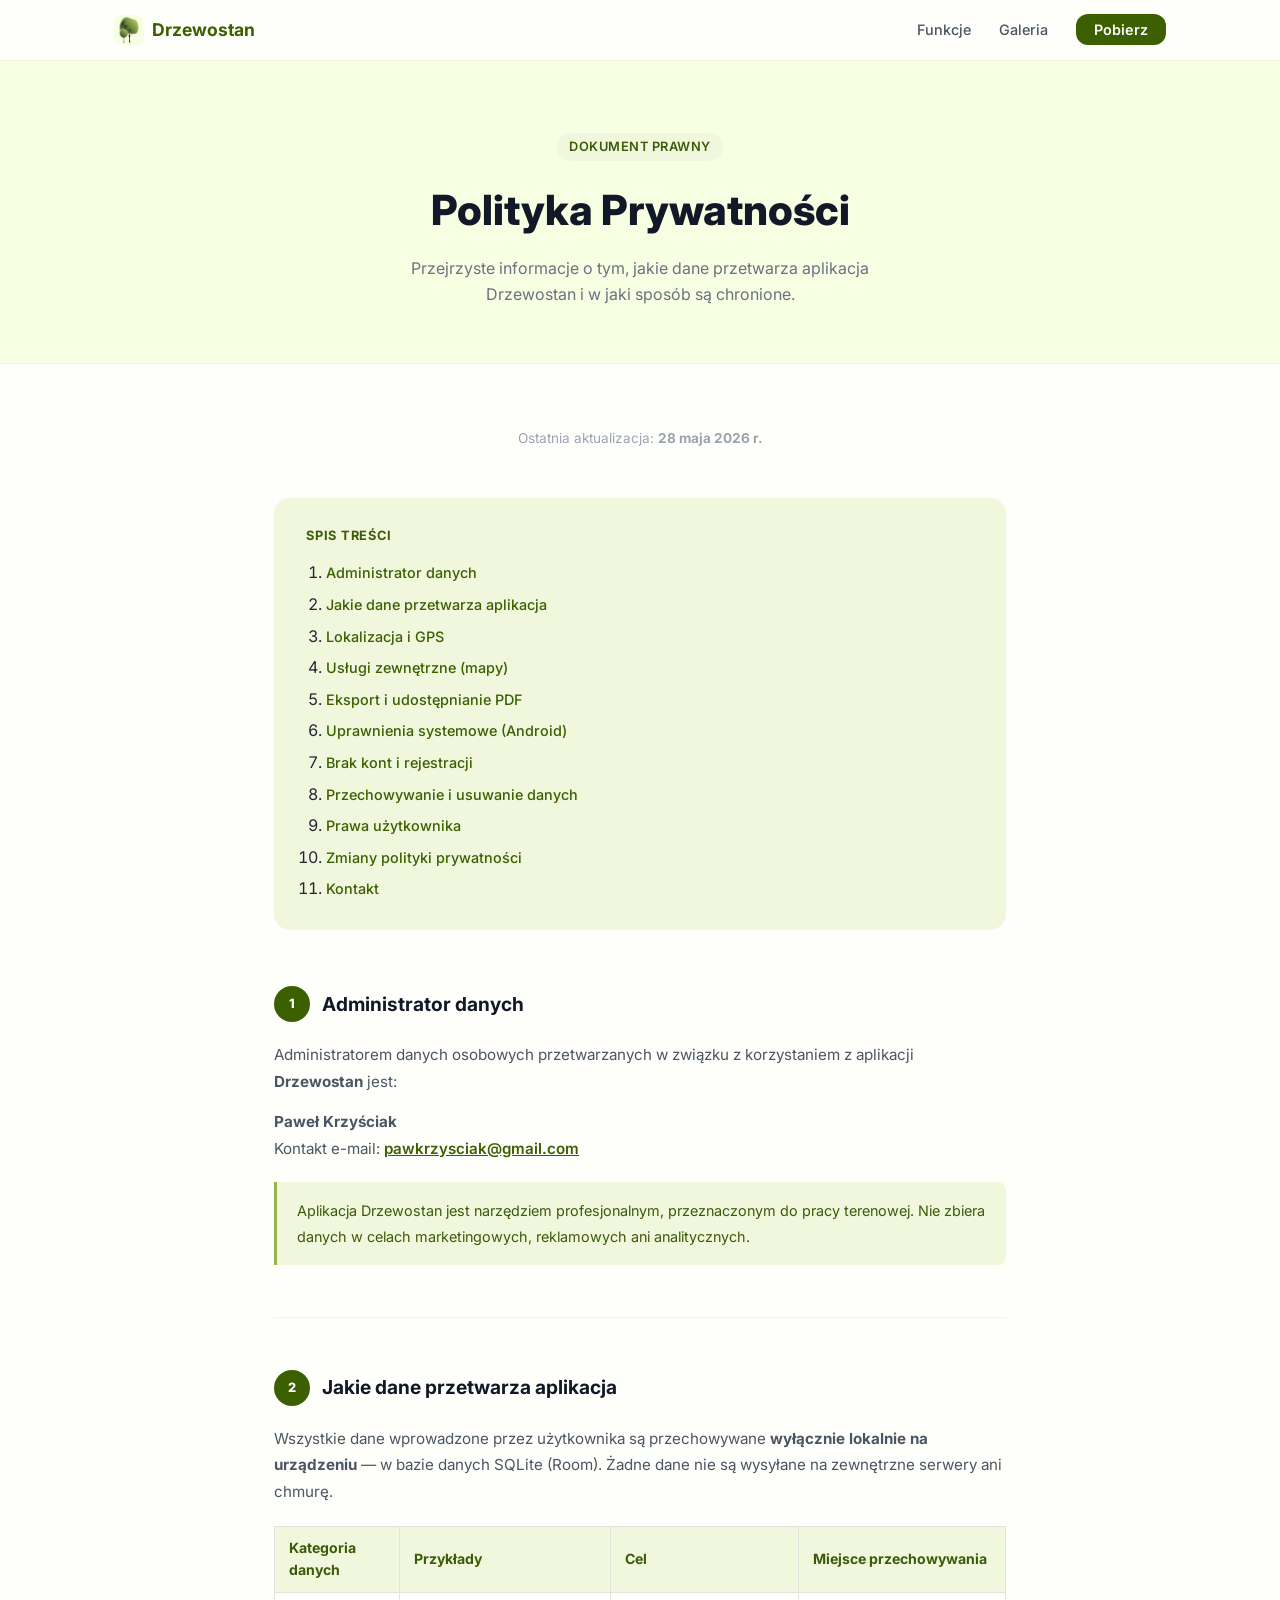
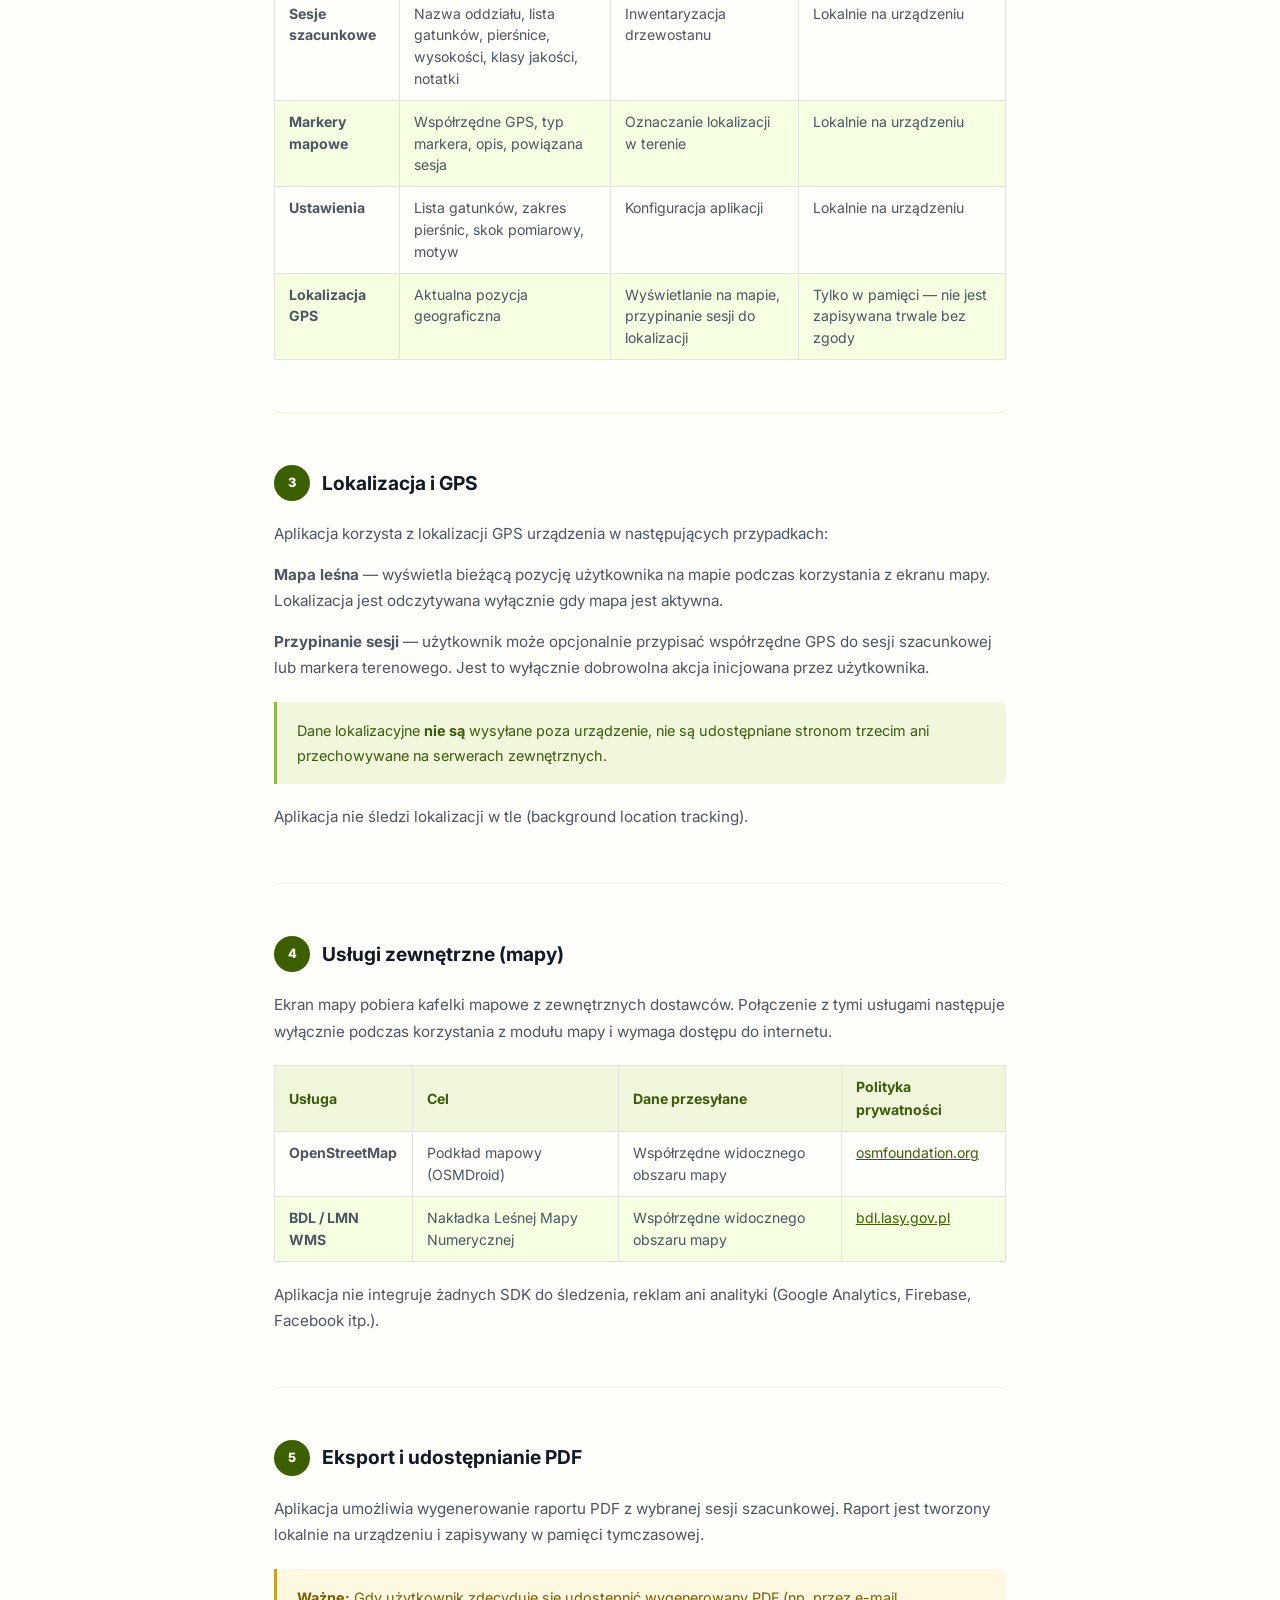
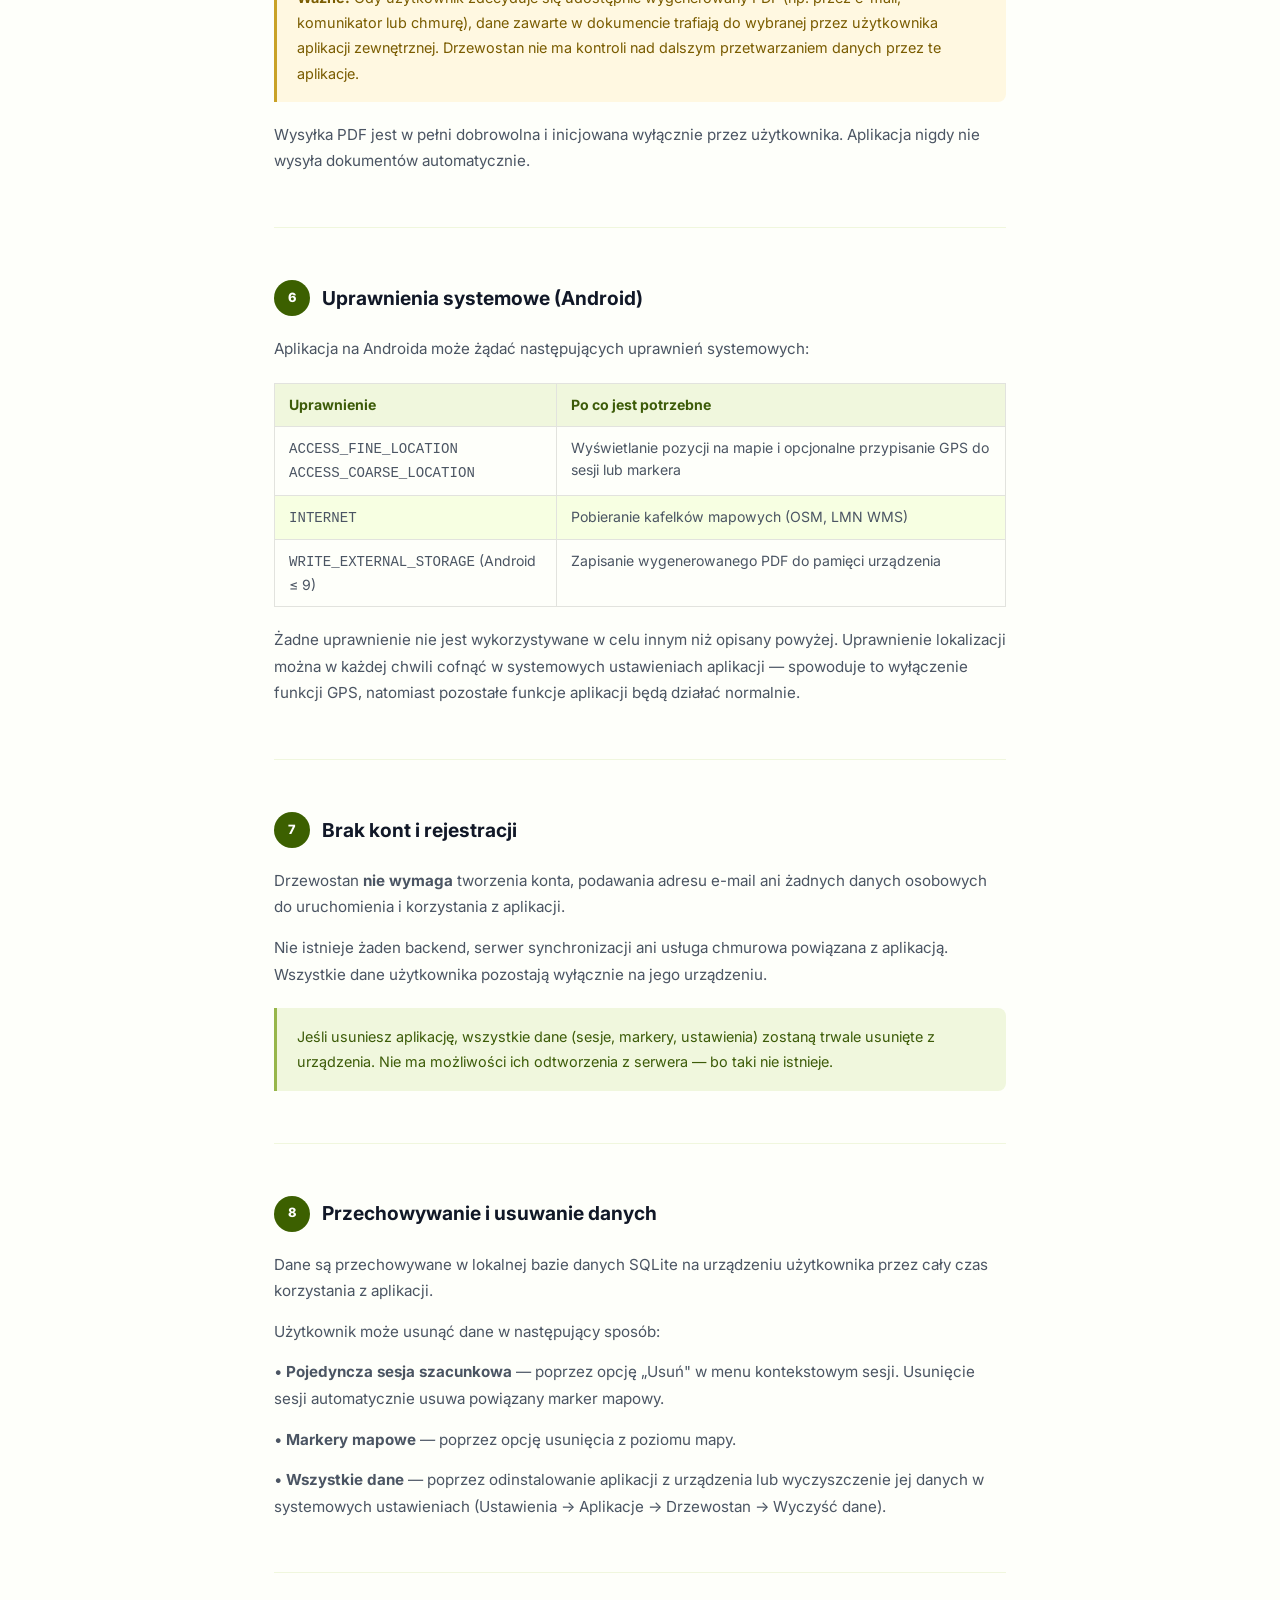
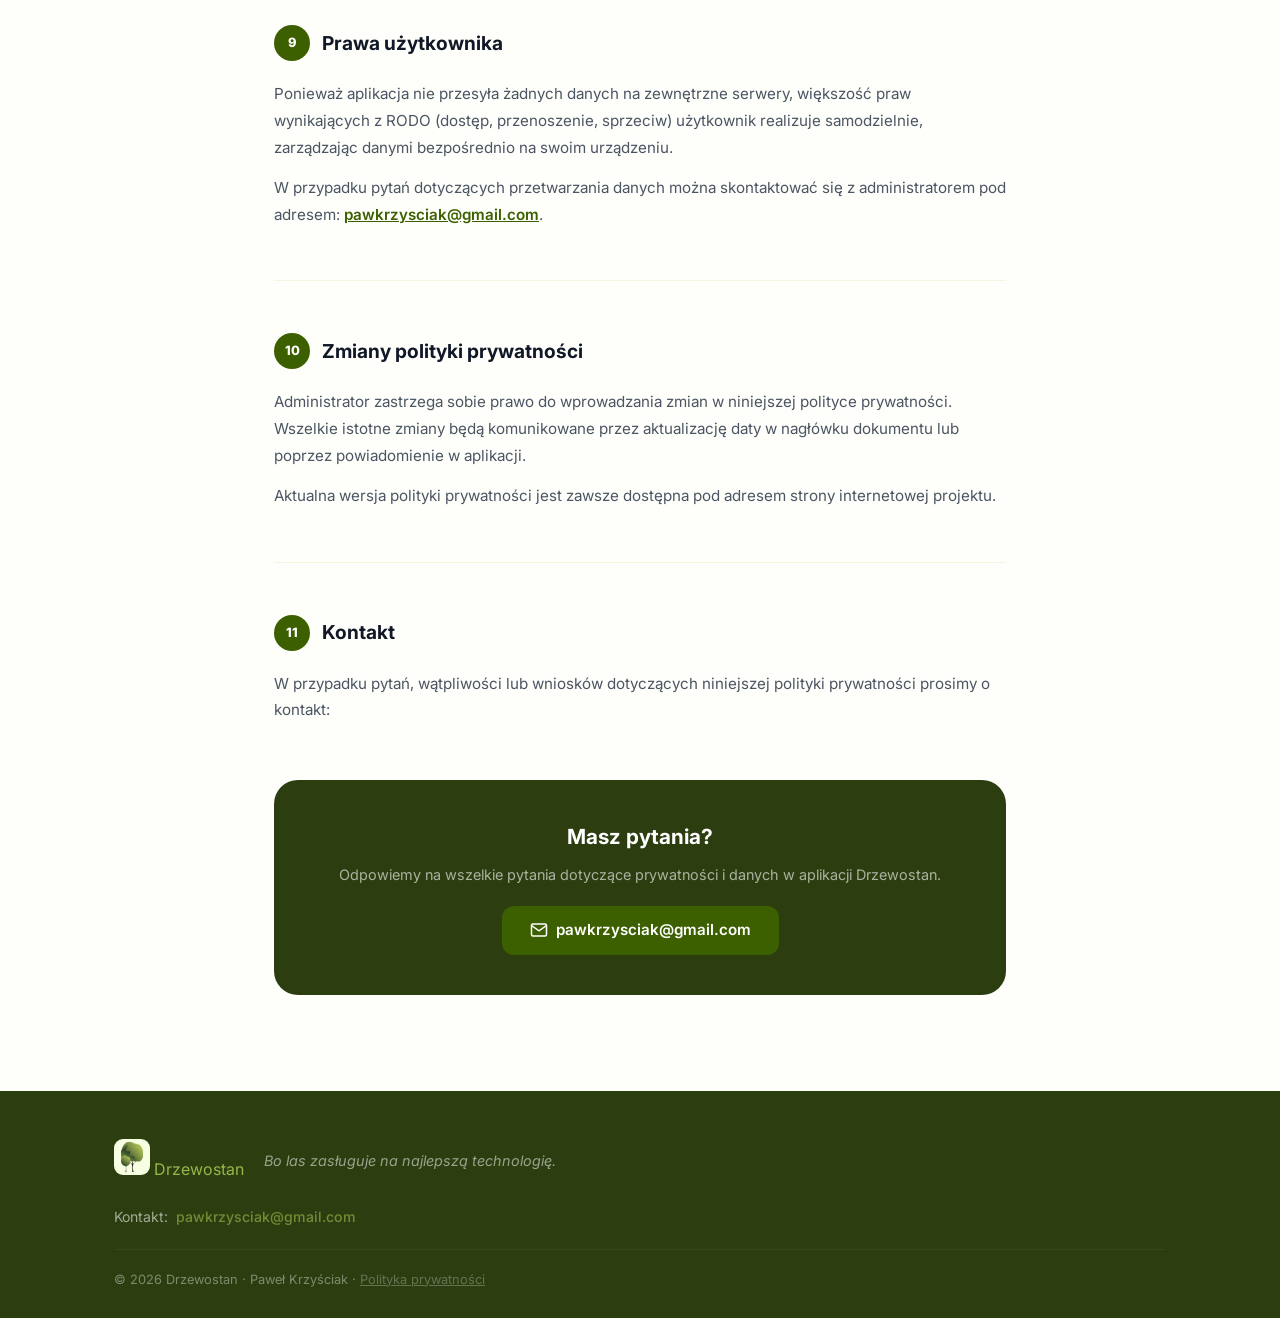
<file: privacy-policy.html>
<!DOCTYPE html>
<html lang="pl">
<head>
    <meta charset="UTF-8"/>
    <meta name="viewport" content="width=device-width, initial-scale=1.0"/>
    <title>Polityka Prywatności — Drzewostan</title>
    <meta name="description" content="Polityka prywatności aplikacji Drzewostan — informacje o przetwarzaniu danych, uprawnieniach i przechowywaniu danych na urządzeniu."/>
    <link rel="icon" type="image/png" href="assets/icon.png"/>
    <link rel="stylesheet" href="style.css"/>
    <link rel="preconnect" href="https://fonts.googleapis.com"/>
    <link href="https://fonts.googleapis.com/css2?family=Inter:wght@300;400;500;600;700;800&display=swap" rel="stylesheet"/>
    <style>
        .pp-hero {
            background: var(--pale-sage);
            padding: 72px 24px 56px;
            text-align: center;
            border-bottom: 1px solid var(--light-sage);
        }
        .pp-hero .hero-badge { margin-bottom: 16px; }
        .pp-hero h1 {
            font-size: clamp(1.8rem, 4vw, 2.6rem);
            font-weight: 800;
            color: var(--gray-900);
            margin-bottom: 12px;
        }
        .pp-hero p {
            color: var(--gray-500);
            font-size: 1rem;
            max-width: 520px;
            margin: 0 auto;
        }

        .pp-body {
            max-width: 780px;
            margin: 0 auto;
            padding: 64px 24px 96px;
        }

        .pp-toc {
            background: var(--light-sage);
            border-radius: var(--radius-lg);
            padding: 28px 32px;
            margin-bottom: 56px;
        }
        .pp-toc h2 {
            font-size: .8rem;
            font-weight: 700;
            text-transform: uppercase;
            letter-spacing: .06em;
            color: var(--deep-moss);
            margin-bottom: 14px;
        }
        .pp-toc ol {
            padding-left: 20px;
            display: flex;
            flex-direction: column;
            gap: 6px;
        }
        .pp-toc li a {
            color: var(--forest-green);
            text-decoration: none;
            font-size: .9rem;
            font-weight: 500;
            transition: color .2s;
        }
        .pp-toc li a:hover { color: var(--deep-moss); text-decoration: underline; }

        .pp-section {
            margin-bottom: 52px;
            scroll-margin-top: 80px;
        }
        .pp-section-title {
            display: flex;
            align-items: center;
            gap: 12px;
            margin-bottom: 20px;
        }
        .pp-num {
            flex-shrink: 0;
            width: 36px;
            height: 36px;
            border-radius: 50%;
            background: var(--forest-green);
            color: var(--white);
            font-weight: 800;
            font-size: .8rem;
            display: flex;
            align-items: center;
            justify-content: center;
        }
        .pp-section h2 {
            font-size: 1.2rem;
            font-weight: 700;
            color: var(--gray-900);
        }
        .pp-section p {
            color: var(--gray-600);
            font-size: .95rem;
            line-height: 1.75;
            margin-bottom: 14px;
        }
        .pp-section p:last-child { margin-bottom: 0; }

        .pp-table {
            width: 100%;
            border-collapse: collapse;
            margin: 20px 0;
            font-size: .88rem;
        }
        .pp-table th {
            background: var(--light-sage);
            color: var(--deep-moss);
            font-weight: 700;
            text-align: left;
            padding: 10px 14px;
            border: 1px solid var(--off-white);
        }
        .pp-table td {
            padding: 10px 14px;
            border: 1px solid var(--off-white);
            color: var(--gray-600);
            vertical-align: top;
            line-height: 1.55;
        }
        .pp-table tr:nth-child(even) td { background: var(--pale-sage); }

        .pp-highlight {
            background: var(--light-sage);
            border-left: 3px solid var(--olive-green);
            border-radius: 0 var(--radius-sm) var(--radius-sm) 0;
            padding: 16px 20px;
            margin: 20px 0;
        }
        .pp-highlight p {
            margin: 0;
            font-size: .9rem;
            color: var(--deep-moss);
        }

        .pp-warning {
            background: #fff8e1;
            border-left: 3px solid var(--golden);
            border-radius: 0 var(--radius-sm) var(--radius-sm) 0;
            padding: 16px 20px;
            margin: 20px 0;
        }
        .pp-warning p {
            margin: 0;
            font-size: .9rem;
            color: #7a5c00;
        }

        .pp-divider {
            border: none;
            border-top: 1px solid var(--light-sage);
            margin: 0 0 52px;
        }

        .pp-contact-card {
            background: var(--dark-green);
            border-radius: var(--radius-xl);
            padding: 40px;
            text-align: center;
            margin-top: 56px;
        }
        .pp-contact-card h3 {
            color: var(--white);
            font-size: 1.3rem;
            font-weight: 700;
            margin-bottom: 10px;
        }
        .pp-contact-card p {
            color: var(--off-white);
            opacity: .7;
            font-size: .9rem;
            margin-bottom: 20px;
        }
        .pp-contact-card a {
            display: inline-flex;
            align-items: center;
            gap: 8px;
            background: var(--forest-green);
            color: var(--white);
            text-decoration: none;
            font-weight: 600;
            font-size: .95rem;
            padding: 12px 28px;
            border-radius: var(--radius-md);
            transition: background .2s, transform .2s;
        }
        .pp-contact-card a:hover { background: var(--deep-moss); transform: translateY(-1px); }

        @media (max-width: 600px) {
            .pp-hero { padding: 56px 20px 40px; }
            .pp-body  { padding: 40px 20px 64px; }
            .pp-toc   { padding: 20px; }
            .pp-table { font-size: .82rem; }
            .pp-contact-card { padding: 28px 20px; }
        }
    </style>
</head>
<body>

<!-- NAV -->
<nav class="navbar">
    <div class="nav-inner">
        <a href="index.html" class="nav-logo">
            <img src="assets/icon.png" alt="Drzewostan" class="logo-img"/>
            <span class="logo-text">Drzewostan</span>
        </a>
        <ul class="nav-links">
            <li><a href="index.html#features">Funkcje</a></li>
            <li><a href="index.html#gallery">Galeria</a></li>
            <li><a href="index.html#download" class="nav-cta">Pobierz</a></li>
        </ul>
    </div>
</nav>

<!-- HERO -->
<div class="pp-hero">
    <div class="hero-badge">Dokument prawny</div>
    <h1>Polityka Prywatności</h1>
    <p>Przejrzyste informacje o tym, jakie dane przetwarza aplikacja Drzewostan i w jaki sposób są chronione.</p>
</div>

<!-- BODY -->
<div class="pp-body">

    <!-- Ostatnia aktualizacja -->
    <p style="text-align:center; font-size:.85rem; color:var(--gray-400); margin-bottom:48px;">
        Ostatnia aktualizacja: <strong>28 maja 2026 r.</strong>
    </p>

    <!-- SPIS TREŚCI -->
    <div class="pp-toc">
        <h2>Spis treści</h2>
        <ol>
            <li><a href="#s1">Administrator danych</a></li>
            <li><a href="#s2">Jakie dane przetwarza aplikacja</a></li>
            <li><a href="#s3">Lokalizacja i GPS</a></li>
            <li><a href="#s4">Usługi zewnętrzne (mapy)</a></li>
            <li><a href="#s5">Eksport i udostępnianie PDF</a></li>
            <li><a href="#s6">Uprawnienia systemowe (Android)</a></li>
            <li><a href="#s7">Brak kont i rejestracji</a></li>
            <li><a href="#s8">Przechowywanie i usuwanie danych</a></li>
            <li><a href="#s9">Prawa użytkownika</a></li>
            <li><a href="#s10">Zmiany polityki prywatności</a></li>
            <li><a href="#s11">Kontakt</a></li>
        </ol>
    </div>

    <!-- 1 -->
    <div class="pp-section" id="s1">
        <div class="pp-section-title">
            <div class="pp-num">1</div>
            <h2>Administrator danych</h2>
        </div>
        <p>Administratorem danych osobowych przetwarzanych w związku z korzystaniem z aplikacji <strong>Drzewostan</strong> jest:</p>
        <p><strong>Paweł Krzyściak</strong><br/>
        Kontakt e-mail: <a href="mailto:pawkrzysciak@gmail.com" style="color:var(--forest-green);font-weight:600;">pawkrzysciak@gmail.com</a></p>
        <div class="pp-highlight">
            <p>Aplikacja Drzewostan jest narzędziem profesjonalnym, przeznaczonym do pracy terenowej. Nie zbiera danych w celach marketingowych, reklamowych ani analitycznych.</p>
        </div>
    </div>
    <hr class="pp-divider"/>

    <!-- 2 -->
    <div class="pp-section" id="s2">
        <div class="pp-section-title">
            <div class="pp-num">2</div>
            <h2>Jakie dane przetwarza aplikacja</h2>
        </div>
        <p>Wszystkie dane wprowadzone przez użytkownika są przechowywane <strong>wyłącznie lokalnie na urządzeniu</strong> — w bazie danych SQLite (Room). Żadne dane nie są wysyłane na zewnętrzne serwery ani chmurę.</p>

        <table class="pp-table">
            <thead>
                <tr>
                    <th>Kategoria danych</th>
                    <th>Przykłady</th>
                    <th>Cel</th>
                    <th>Miejsce przechowywania</th>
                </tr>
            </thead>
            <tbody>
                <tr>
                    <td><strong>Sesje szacunkowe</strong></td>
                    <td>Nazwa oddziału, lista gatunków, pierśnice, wysokości, klasy jakości, notatki</td>
                    <td>Inwentaryzacja drzewostanu</td>
                    <td>Lokalnie na urządzeniu</td>
                </tr>
                <tr>
                    <td><strong>Markery mapowe</strong></td>
                    <td>Współrzędne GPS, typ markera, opis, powiązana sesja</td>
                    <td>Oznaczanie lokalizacji w terenie</td>
                    <td>Lokalnie na urządzeniu</td>
                </tr>
                <tr>
                    <td><strong>Ustawienia</strong></td>
                    <td>Lista gatunków, zakres pierśnic, skok pomiarowy, motyw</td>
                    <td>Konfiguracja aplikacji</td>
                    <td>Lokalnie na urządzeniu</td>
                </tr>
                <tr>
                    <td><strong>Lokalizacja GPS</strong></td>
                    <td>Aktualna pozycja geograficzna</td>
                    <td>Wyświetlanie na mapie, przypinanie sesji do lokalizacji</td>
                    <td>Tylko w pamięci — nie jest zapisywana trwale bez zgody</td>
                </tr>
            </tbody>
        </table>
    </div>
    <hr class="pp-divider"/>

    <!-- 3 -->
    <div class="pp-section" id="s3">
        <div class="pp-section-title">
            <div class="pp-num">3</div>
            <h2>Lokalizacja i GPS</h2>
        </div>
        <p>Aplikacja korzysta z lokalizacji GPS urządzenia w następujących przypadkach:</p>
        <p><strong>Mapa leśna</strong> — wyświetla bieżącą pozycję użytkownika na mapie podczas korzystania z ekranu mapy. Lokalizacja jest odczytywana wyłącznie gdy mapa jest aktywna.</p>
        <p><strong>Przypinanie sesji</strong> — użytkownik może opcjonalnie przypisać współrzędne GPS do sesji szacunkowej lub markera terenowego. Jest to wyłącznie dobrowolna akcja inicjowana przez użytkownika.</p>
        <div class="pp-highlight">
            <p>Dane lokalizacyjne <strong>nie są</strong> wysyłane poza urządzenie, nie są udostępniane stronom trzecim ani przechowywane na serwerach zewnętrznych.</p>
        </div>
        <p>Aplikacja nie śledzi lokalizacji w tle (background location tracking).</p>
    </div>
    <hr class="pp-divider"/>

    <!-- 4 -->
    <div class="pp-section" id="s4">
        <div class="pp-section-title">
            <div class="pp-num">4</div>
            <h2>Usługi zewnętrzne (mapy)</h2>
        </div>
        <p>Ekran mapy pobiera kafelki mapowe z zewnętrznych dostawców. Połączenie z tymi usługami następuje wyłącznie podczas korzystania z modułu mapy i wymaga dostępu do internetu.</p>

        <table class="pp-table">
            <thead>
                <tr>
                    <th>Usługa</th>
                    <th>Cel</th>
                    <th>Dane przesyłane</th>
                    <th>Polityka prywatności</th>
                </tr>
            </thead>
            <tbody>
                <tr>
                    <td><strong>OpenStreetMap</strong></td>
                    <td>Podkład mapowy (OSMDroid)</td>
                    <td>Współrzędne widocznego obszaru mapy</td>
                    <td><a href="https://wiki.osmfoundation.org/wiki/Privacy_Policy" target="_blank" rel="noopener" style="color:var(--forest-green);">osmfoundation.org</a></td>
                </tr>
                <tr>
                    <td><strong>BDL / LMN WMS</strong></td>
                    <td>Nakładka Leśnej Mapy Numerycznej</td>
                    <td>Współrzędne widocznego obszaru mapy</td>
                    <td><a href="https://www.bdl.lasy.gov.pl" target="_blank" rel="noopener" style="color:var(--forest-green);">bdl.lasy.gov.pl</a></td>
                </tr>
            </tbody>
        </table>

        <p>Aplikacja nie integruje żadnych SDK do śledzenia, reklam ani analityki (Google Analytics, Firebase, Facebook itp.).</p>
    </div>
    <hr class="pp-divider"/>

    <!-- 5 -->
    <div class="pp-section" id="s5">
        <div class="pp-section-title">
            <div class="pp-num">5</div>
            <h2>Eksport i udostępnianie PDF</h2>
        </div>
        <p>Aplikacja umożliwia wygenerowanie raportu PDF z wybranej sesji szacunkowej. Raport jest tworzony lokalnie na urządzeniu i zapisywany w pamięci tymczasowej.</p>
        <div class="pp-warning">
            <p><strong>Ważne:</strong> Gdy użytkownik zdecyduje się udostępnić wygenerowany PDF (np. przez e-mail, komunikator lub chmurę), dane zawarte w dokumencie trafiają do wybranej przez użytkownika aplikacji zewnętrznej. Drzewostan nie ma kontroli nad dalszym przetwarzaniem danych przez te aplikacje.</p>
        </div>
        <p>Wysyłka PDF jest w pełni dobrowolna i inicjowana wyłącznie przez użytkownika. Aplikacja nigdy nie wysyła dokumentów automatycznie.</p>
    </div>
    <hr class="pp-divider"/>

    <!-- 6 -->
    <div class="pp-section" id="s6">
        <div class="pp-section-title">
            <div class="pp-num">6</div>
            <h2>Uprawnienia systemowe (Android)</h2>
        </div>
        <p>Aplikacja na Androida może żądać następujących uprawnień systemowych:</p>

        <table class="pp-table">
            <thead>
                <tr>
                    <th>Uprawnienie</th>
                    <th>Po co jest potrzebne</th>
                </tr>
            </thead>
            <tbody>
                <tr>
                    <td><code>ACCESS_FINE_LOCATION</code><br/><code>ACCESS_COARSE_LOCATION</code></td>
                    <td>Wyświetlanie pozycji na mapie i opcjonalne przypisanie GPS do sesji lub markera</td>
                </tr>
                <tr>
                    <td><code>INTERNET</code></td>
                    <td>Pobieranie kafelków mapowych (OSM, LMN WMS)</td>
                </tr>
                <tr>
                    <td><code>WRITE_EXTERNAL_STORAGE</code> (Android ≤ 9)</td>
                    <td>Zapisanie wygenerowanego PDF do pamięci urządzenia</td>
                </tr>
            </tbody>
        </table>

        <p>Żadne uprawnienie nie jest wykorzystywane w celu innym niż opisany powyżej. Uprawnienie lokalizacji można w każdej chwili cofnąć w systemowych ustawieniach aplikacji — spowoduje to wyłączenie funkcji GPS, natomiast pozostałe funkcje aplikacji będą działać normalnie.</p>
    </div>
    <hr class="pp-divider"/>

    <!-- 7 -->
    <div class="pp-section" id="s7">
        <div class="pp-section-title">
            <div class="pp-num">7</div>
            <h2>Brak kont i rejestracji</h2>
        </div>
        <p>Drzewostan <strong>nie wymaga</strong> tworzenia konta, podawania adresu e-mail ani żadnych danych osobowych do uruchomienia i korzystania z aplikacji.</p>
        <p>Nie istnieje żaden backend, serwer synchronizacji ani usługa chmurowa powiązana z aplikacją. Wszystkie dane użytkownika pozostają wyłącznie na jego urządzeniu.</p>
        <div class="pp-highlight">
            <p>Jeśli usuniesz aplikację, wszystkie dane (sesje, markery, ustawienia) zostaną trwale usunięte z urządzenia. Nie ma możliwości ich odtworzenia z serwera — bo taki nie istnieje.</p>
        </div>
    </div>
    <hr class="pp-divider"/>

    <!-- 8 -->
    <div class="pp-section" id="s8">
        <div class="pp-section-title">
            <div class="pp-num">8</div>
            <h2>Przechowywanie i usuwanie danych</h2>
        </div>
        <p>Dane są przechowywane w lokalnej bazie danych SQLite na urządzeniu użytkownika przez cały czas korzystania z aplikacji.</p>
        <p>Użytkownik może usunąć dane w następujący sposób:</p>
        <p>• <strong>Pojedyncza sesja szacunkowa</strong> — poprzez opcję „Usuń" w menu kontekstowym sesji. Usunięcie sesji automatycznie usuwa powiązany marker mapowy.</p>
        <p>• <strong>Markery mapowe</strong> — poprzez opcję usunięcia z poziomu mapy.</p>
        <p>• <strong>Wszystkie dane</strong> — poprzez odinstalowanie aplikacji z urządzenia lub wyczyszczenie jej danych w systemowych ustawieniach (Ustawienia → Aplikacje → Drzewostan → Wyczyść dane).</p>
    </div>
    <hr class="pp-divider"/>

    <!-- 9 -->
    <div class="pp-section" id="s9">
        <div class="pp-section-title">
            <div class="pp-num">9</div>
            <h2>Prawa użytkownika</h2>
        </div>
        <p>Ponieważ aplikacja nie przesyła żadnych danych na zewnętrzne serwery, większość praw wynikających z RODO (dostęp, przenoszenie, sprzeciw) użytkownik realizuje samodzielnie, zarządzając danymi bezpośrednio na swoim urządzeniu.</p>
        <p>W przypadku pytań dotyczących przetwarzania danych można skontaktować się z administratorem pod adresem: <a href="mailto:pawkrzysciak@gmail.com" style="color:var(--forest-green);font-weight:600;">pawkrzysciak@gmail.com</a>.</p>
    </div>
    <hr class="pp-divider"/>

    <!-- 10 -->
    <div class="pp-section" id="s10">
        <div class="pp-section-title">
            <div class="pp-num">10</div>
            <h2>Zmiany polityki prywatności</h2>
        </div>
        <p>Administrator zastrzega sobie prawo do wprowadzania zmian w niniejszej polityce prywatności. Wszelkie istotne zmiany będą komunikowane przez aktualizację daty w nagłówku dokumentu lub poprzez powiadomienie w aplikacji.</p>
        <p>Aktualna wersja polityki prywatności jest zawsze dostępna pod adresem strony internetowej projektu.</p>
    </div>
    <hr class="pp-divider"/>

    <!-- 11 -->
    <div class="pp-section" id="s11">
        <div class="pp-section-title">
            <div class="pp-num">11</div>
            <h2>Kontakt</h2>
        </div>
        <p>W przypadku pytań, wątpliwości lub wniosków dotyczących niniejszej polityki prywatności prosimy o kontakt:</p>
    </div>

    <!-- Karta kontaktowa -->
    <div class="pp-contact-card">
        <h3>Masz pytania?</h3>
        <p>Odpowiemy na wszelkie pytania dotyczące prywatności i danych w aplikacji Drzewostan.</p>
        <a href="mailto:pawkrzysciak@gmail.com">
            <svg viewBox="0 0 24 24" fill="none" stroke="currentColor" stroke-width="2" width="18" height="18">
                <path d="M4 4h16c1.1 0 2 .9 2 2v12c0 1.1-.9 2-2 2H4c-1.1 0-2-.9-2-2V6c0-1.1.9-2 2-2z"/>
                <polyline points="22,6 12,13 2,6"/>
            </svg>
            pawkrzysciak@gmail.com
        </a>
    </div>

</div>

<!-- FOOTER -->
<footer class="footer">
    <div class="container">
        <div class="footer-inner">
            <div class="footer-brand">
                <img src="assets/icon.png" alt="Drzewostan" class="logo-img footer-logo-img"/>
                <span class="logo-text">Drzewostan</span>
            </div>
            <p class="footer-tagline">Bo las zasługuje na najlepszą technologię.</p>
        </div>
        <div class="footer-contact">
            <span>Kontakt:</span>
            <a href="mailto:pawkrzysciak@gmail.com">pawkrzysciak@gmail.com</a>
        </div>
        <div class="footer-bottom">
            <span>© 2026 Drzewostan · Paweł Krzyściak · <a href="privacy-policy.html" style="color:inherit;opacity:.7;">Polityka prywatności</a></span>
        </div>
    </div>
</footer>

</body>
</html>
</file>
<file: style.css>
/* ===== RESET & BASE ===== */
*, *::before, *::after {
  box-sizing: border-box;
  margin: 0;
  padding: 0;
}

:root {
  /* ── Paleta z Colors.kt ──────────────────────────── */
  --forest-green:  #3C6000;   /* ForestGreen   – primary */
  --olive-green:   #97B64A;   /* OliveGreen    – secondary */
  --pale-sage:     #F7FFE2;   /* PaleSage      – light bg */
  --light-sage:    #F0F7DD;   /* LightSageGray – surface */
  --soft-silver:   #F3F3F3;   /* SoftSilverGray */
  --deep-moss:     #3C5B08;   /* DeepMossGreen */
  --golden:        #C9A227;   /* GoldenMustard – accent */
  --dark-green:    #2C3E10;   /* DarkGreen     – dark bg */
  --charcoal:      #1A1C1E;   /* CharcoalGray  – phone shell */
  --gunmetal:      #252729;   /* DeepGunmetal */
  --off-white:     #E2E3DE;   /* OffWhite */
  --creamy:        #FEFFFA;   /* CreamyWhite   – body bg */
  --crimson:       #B23A3A;   /* MutedCrimson  – error */
  --black:         #000000;   /* Black */
  --white:         #FFFFFF;   /* White */

  /* ── Neutralne szarości (UI) ─────────────────────── */
  --gray-100: #f3f4f6;
  --gray-200: #e5e7eb;
  --gray-300: #d1d5db;
  --gray-400: #9ca3af;
  --gray-500: #6b7280;
  --gray-600: #4b5563;
  --gray-700: #374151;
  --gray-800: #1f2937;
  --gray-900: #111827;

  /* ── Kolory kartek funkcji ───────────────────────── */
  --blue-500:    #3b82f6;
  --blue-100:    #dbeafe;
  --orange-500:  #f97316;
  --orange-100:  #ffedd5;
  --purple-500:  #a855f7;
  --purple-100:  #f3e8ff;

  /* ── Shadows & misc ──────────────────────────────── */
  --shadow-sm:    0 1px 3px rgba(0,0,0,.08), 0 1px 2px rgba(0,0,0,.06);
  --shadow-md:    0 4px 16px rgba(0,0,0,.10);
  --shadow-lg:    0 10px 40px rgba(0,0,0,.14);
  --shadow-green: 0 8px 32px rgba(60,96,0,.22);

  --font: 'Inter', -apple-system, BlinkMacSystemFont, 'Segoe UI', sans-serif;
  --radius-sm: 8px;
  --radius-md: 12px;
  --radius-lg: 16px;
  --radius-xl: 24px;
}

html { scroll-behavior: smooth; }

body {
  font-family: var(--font);
  color: var(--gray-800);
  background: var(--creamy);
  line-height: 1.6;
  -webkit-font-smoothing: antialiased;
}

.container {
  max-width: 1100px;
  margin: 0 auto;
  padding: 0 24px;
}

/* ===== NAVBAR ===== */
.navbar {
  position: sticky;
  top: 0;
  z-index: 100;
  background: rgba(254,255,250,.92);
  backdrop-filter: blur(16px);
  border-bottom: 1px solid var(--light-sage);
}

.nav-inner {
  max-width: 1100px;
  margin: 0 auto;
  padding: 0 24px;
  height: 60px;
  display: flex;
  align-items: center;
  justify-content: space-between;
}

.nav-logo {
  display: flex;
  align-items: center;
  gap: 8px;
  font-weight: 700;
  font-size: 1.1rem;
  color: var(--gray-900);
  text-decoration: none;
}

.logo-icon { font-size: 1.3rem; }
.logo-text  { color: var(--forest-green); }

.logo-img {
  width: 30px;
  height: 30px;
  border-radius: 7px;
  object-fit: cover;
  flex-shrink: 0;
}

.nav-links {
  display: flex;
  list-style: none;
  gap: 28px;
  align-items: center;
}

.nav-links a {
  text-decoration: none;
  color: var(--gray-600);
  font-size: .9rem;
  font-weight: 500;
  transition: color .2s;
}

.nav-links a:hover { color: var(--forest-green); }

.nav-links a.nav-cta {
  background: var(--forest-green);
  color: var(--white);
  padding: 7px 18px;
  border-radius: var(--radius-md);
  font-weight: 600;
  transition: background .2s, transform .2s;
}

.nav-links a.nav-cta:hover {
  background: var(--deep-moss);
  color: var(--white);
  transform: translateY(-1px);
}

/* ===== HERO ===== */
.hero {
  position: relative;
  min-height: 90vh;
  display: flex;
  align-items: center;
  overflow: hidden;
  padding: 80px 24px;
  max-width: 1100px;
  margin: 0 auto;
  gap: 60px;
}

.hero-bg {
  position: fixed;
  inset: 0;
  z-index: -1;
  background:
    radial-gradient(ellipse 60% 60% at 70% 40%, rgba(60,96,0,.06) 0%, transparent 70%),
    radial-gradient(ellipse 40% 40% at 20% 70%, rgba(60,91,8,.04) 0%, transparent 60%);
  pointer-events: none;
}

.hero-content {
  flex: 1;
  max-width: 560px;
}

.hero-badge {
  display: inline-block;
  background: var(--light-sage);
  color: var(--deep-moss);
  font-size: .8rem;
  font-weight: 600;
  padding: 4px 12px;
  border-radius: 999px;
  margin-bottom: 20px;
  letter-spacing: .04em;
  text-transform: uppercase;
}

.hero-title {
  font-size: clamp(2.4rem, 5vw, 3.4rem);
  font-weight: 800;
  line-height: 1.15;
  color: var(--gray-900);
  margin-bottom: 20px;
}

.gradient-text {
  background: linear-gradient(135deg, var(--forest-green), var(--olive-green));
  -webkit-background-clip: text;
  -webkit-text-fill-color: transparent;
  background-clip: text;
}

.hero-subtitle {
  font-size: 1.1rem;
  color: var(--gray-500);
  margin-bottom: 36px;
  max-width: 480px;
  line-height: 1.7;
}

.hero-cta {
  display: flex;
  gap: 12px;
  margin-bottom: 16px;
  flex-wrap: wrap;
}

.hero-free-note {
  font-size: .85rem;
  color: var(--olive-green);
  opacity: .85;
  margin-bottom: 36px;
  letter-spacing: .03em;
}

.btn {
  display: inline-flex;
  align-items: center;
  padding: 12px 28px;
  border-radius: var(--radius-md);
  font-weight: 600;
  font-size: .95rem;
  text-decoration: none;
  transition: all .2s;
  cursor: pointer;
}

.btn-primary {
  background: var(--forest-green);
  color: var(--white);
  box-shadow: var(--shadow-green);
}

.btn-primary:hover {
  background: var(--deep-moss);
  transform: translateY(-1px);
  box-shadow: 0 12px 40px rgba(60,96,0,.30);
}

.btn-secondary {
  background: var(--light-sage);
  color: var(--deep-moss);
  border: 1px solid var(--olive-green);
}

.btn-secondary:hover {
  background: var(--pale-sage);
  transform: translateY(-1px);
}

.hero-stats {
  display: flex;
  align-items: center;
  gap: 24px;
}

.stat {
  display: flex;
  flex-direction: column;
}

.stat-value {
  font-size: 1.2rem;
  font-weight: 800;
  color: var(--forest-green);
}

.stat-label {
  font-size: .75rem;
  color: var(--gray-400);
  font-weight: 500;
}

.stat-divider {
  width: 1px;
  height: 32px;
  background: var(--gray-200);
}

/* ===== PHONE SHOWCASE ===== */
.hero-visual {
  flex: 1;
  display: flex;
  justify-content: center;
  align-items: center;
}

.screens-showcase {
  position: relative;
  width: 340px;
  height: 520px;
}

.app-phone {
  position: absolute;
  width: 220px;
  height: 440px;
  background: var(--charcoal);
  border-radius: 32px;
  padding: 10px;
  box-shadow:
    0 24px 64px rgba(0,0,0,.45),
    0 0 0 1.5px rgba(255,255,255,.07),
    inset 0 0 0 1px rgba(255,255,255,.04);
}

.phone-front {
  left: 50%;
  top: 50%;
  transform: translate(-50%, -50%);
  z-index: 3;
  width: 236px;
  height: 460px;
  box-shadow:
    0 32px 80px rgba(0,0,0,.55),
    0 0 0 2px rgba(255,255,255,.10),
    inset 0 0 0 1px rgba(255,255,255,.06);
  animation: floatMain 5s ease-in-out infinite;
}

.phone-back {
  z-index: 1;
  opacity: .82;
  animation: floatSide 5s ease-in-out infinite;
}

.phone-back:not(.phone-right) {
  left: -8px;
  top: 40px;
  transform: rotate(-6deg);
}

.phone-right {
  right: -8px;
  top: 40px;
  transform: rotate(6deg);
  animation-delay: .6s;
}

@keyframes floatMain {
  0%, 100% { transform: translate(-50%, -50%) translateY(0); }
  50%       { transform: translate(-50%, -50%) translateY(-10px); }
}

@keyframes floatSide {
  0%, 100% { transform: rotate(-6deg) translateY(0); }
  50%       { transform: rotate(-6deg) translateY(-8px); }
}

.phone-right { animation-name: floatRight; }

@keyframes floatRight {
  0%, 100% { transform: rotate(6deg) translateY(0); }
  50%       { transform: rotate(6deg) translateY(-8px); }
}

.app-screen {
  width: 100%;
  height: 100%;
  border-radius: 23px;
  overflow: hidden;
  background: var(--dark-green);
}

.screen-shot {
  width: 100%;
  height: 100%;
  object-fit: cover;
  object-position: top;
  display: block;
  border-radius: 23px;
}

/* ===== SECTION SHARED ===== */
section { padding: 96px 0; }

.section-header {
  text-align: center;
  margin-bottom: 64px;
}

.section-tag {
  display: inline-block;
  background: var(--light-sage);
  color: var(--deep-moss);
  font-size: .75rem;
  font-weight: 600;
  padding: 4px 12px;
  border-radius: 999px;
  margin-bottom: 16px;
  letter-spacing: .06em;
  text-transform: uppercase;
}

.section-title {
  font-size: clamp(1.6rem, 3vw, 2.2rem);
  font-weight: 800;
  color: var(--gray-900);
  margin-bottom: 12px;
}

.section-desc {
  color: var(--gray-500);
  font-size: 1.05rem;
  max-width: 520px;
  margin: 0 auto;
}

/* ===== FEATURES ===== */
.features { background: var(--pale-sage); }

.features-grid {
  display: grid;
  grid-template-columns: repeat(auto-fit, minmax(280px, 1fr));
  gap: 24px;
}

.feature-card {
  background: var(--white);
  border-radius: var(--radius-lg);
  padding: 32px;
  border: 1px solid var(--gray-200);
  transition: transform .25s, box-shadow .25s;
}

.feature-card:hover {
  transform: translateY(-4px);
  box-shadow: var(--shadow-lg);
}

.card-highlight {
  border-color: var(--olive-green);
  background: linear-gradient(135deg, var(--pale-sage), var(--white));
}

.feature-icon-wrap {
  width: 48px;
  height: 48px;
  border-radius: var(--radius-md);
  display: flex;
  align-items: center;
  justify-content: center;
  margin-bottom: 20px;
}

.feature-icon-wrap svg { width: 24px; height: 24px; }

.feature-icon-wrap.green  { background: var(--light-sage);  color: var(--forest-green); }
.feature-icon-wrap.blue   { background: var(--blue-100);    color: var(--blue-500);     }
.feature-icon-wrap.orange { background: var(--orange-100);  color: var(--orange-500);   }
.feature-icon-wrap.purple { background: var(--purple-100);  color: var(--purple-500);   }

.feature-card h3 {
  font-size: 1.15rem;
  font-weight: 700;
  margin-bottom: 10px;
  color: var(--gray-900);
}

.feature-card > p {
  color: var(--gray-500);
  font-size: .9rem;
  margin-bottom: 20px;
  line-height: 1.65;
}

.feature-list {
  list-style: none;
  display: flex;
  flex-direction: column;
  gap: 7px;
}

.feature-list li {
  font-size: .85rem;
  color: var(--gray-600);
  padding-left: 18px;
  position: relative;
}

.feature-list li::before {
  content: '✓';
  position: absolute;
  left: 0;
  color: var(--olive-green);
  font-weight: 700;
}

/* ===== GALLERY ===== */
.gallery { background: var(--creamy); padding: 96px 0; }

.gallery-scroll-wrap {
  padding: 0 24px 8px;
  max-width: 1148px;
  margin: 0 auto;
}

.gallery-scroll {
  display: flex;
  gap: 20px;
  overflow-x: auto;
  padding: 8px 4px 20px;
  scroll-snap-type: x mandatory;
  -webkit-overflow-scrolling: touch;
  scrollbar-width: thin;
  scrollbar-color: var(--olive-green) var(--light-sage);
}

.gallery-scroll::-webkit-scrollbar { height: 5px; }
.gallery-scroll::-webkit-scrollbar-track { background: var(--light-sage); border-radius: 3px; }
.gallery-scroll::-webkit-scrollbar-thumb { background: var(--olive-green); border-radius: 3px; }

.gallery-hint {
  display: flex;
  align-items: center;
  justify-content: center;
  gap: 6px;
  font-size: .78rem;
  color: var(--deep-moss);
  opacity: .55;
  margin-bottom: 14px;
  font-weight: 500;
  letter-spacing: .03em;
}

.gallery-hint svg {
  width: 14px;
  height: 14px;
  flex-shrink: 0;
}

.gallery-item {
  flex-shrink: 0;
  scroll-snap-align: start;
  display: flex;
  flex-direction: column;
  align-items: center;
  gap: 12px;
}

.gallery-frame {
  width: 155px;
  height: 310px;
  background: var(--charcoal);
  border-radius: 26px;
  padding: 7px;
  box-shadow:
    0 16px 48px rgba(0,0,0,.30),
    0 0 0 1.5px rgba(255,255,255,.07);
  overflow: hidden;
  transition: transform .25s, box-shadow .25s;
}

.gallery-frame:hover {
  transform: translateY(-6px);
  box-shadow: 0 24px 64px rgba(0,0,0,.38);
}

.gallery-frame img {
  width: 100%;
  height: 100%;
  object-fit: cover;
  object-position: top;
  border-radius: 20px;
  display: block;
}

.gallery-caption {
  font-size: .78rem;
  color: var(--deep-moss);
  font-weight: 600;
  text-align: center;
  letter-spacing: .02em;
}

/* ===== HOW IT WORKS ===== */
.how-it-works { background: var(--white); }

.steps {
  display: flex;
  flex-direction: column;
  gap: 0;
  max-width: 680px;
  margin: 0 auto;
}

.step {
  display: flex;
  gap: 28px;
  align-items: flex-start;
}

.step-number {
  flex-shrink: 0;
  width: 52px;
  height: 52px;
  border-radius: 50%;
  background: var(--forest-green);
  color: var(--white);
  font-weight: 800;
  font-size: .85rem;
  display: flex;
  align-items: center;
  justify-content: center;
  letter-spacing: .04em;
  box-shadow: var(--shadow-green);
}

.step-content {
  padding-top: 10px;
  padding-bottom: 8px;
}

.step-content h3 {
  font-size: 1.05rem;
  font-weight: 700;
  margin-bottom: 6px;
  color: var(--gray-900);
}

.step-content p {
  color: var(--gray-500);
  font-size: .9rem;
  line-height: 1.65;
}

.step-connector {
  width: 2px;
  height: 36px;
  background: linear-gradient(to bottom, var(--olive-green), var(--light-sage));
  margin-left: 25px;
}

/* ===== PLATFORMS + POBIERZ ===== */
.platforms {
  background: var(--dark-green);
  position: relative;
  overflow: hidden;
}

.platforms-bg {
  position: absolute;
  inset: 0;
  background:
    radial-gradient(ellipse 70% 60% at 5% 95%,  rgba(151,182,74,.10) 0%, transparent 55%),
    radial-gradient(ellipse 50% 50% at 95% 5%,  rgba(60,96,0,.25)    0%, transparent 55%);
  pointer-events: none;
}

.platforms .container { position: relative; z-index: 1; }

.platforms .section-tag {
  background: rgba(151,182,74,.18);
  color: var(--olive-green);
}

.platforms .section-title { color: var(--white); }
.platforms .section-desc  { color: var(--off-white); opacity: .65; }

.platforms-grid {
  display: grid;
  grid-template-columns: repeat(auto-fit, minmax(320px, 1fr));
  gap: 24px;
}

.platform-card {
  background: rgba(255,255,255,.05);
  border: 1px solid rgba(255,255,255,.09);
  border-radius: var(--radius-xl);
  padding: 36px;
  display: flex;
  flex-direction: column;
  gap: 0;
  transition: transform .25s, background .25s, border-color .25s;
}

.platform-card:hover {
  transform: translateY(-6px);
  background: rgba(255,255,255,.09);
  border-color: rgba(151,182,74,.45);
}

/* ── Card header (icon + title) ── */
.pc-top {
  display: flex;
  align-items: center;
  gap: 16px;
  margin-bottom: 28px;
}

.pc-icon {
  width: 56px;
  height: 56px;
  border-radius: 14px;
  display: flex;
  align-items: center;
  justify-content: center;
  flex-shrink: 0;
}

.platform-card.android .pc-icon {
  background: rgba(61,220,132,.14);
}

.platform-card.desktop .pc-icon {
  background: rgba(151,182,74,.14);
}

.pc-icon svg { width: 30px; height: 30px; }
.platform-card.android .pc-icon svg { fill: #3DDC84; }
.platform-card.desktop .pc-icon svg { color: var(--olive-green); stroke: var(--olive-green); }

.pc-title-block h3 {
  font-size: 1.5rem;
  font-weight: 800;
  color: var(--white);
  margin-bottom: 3px;
  line-height: 1.1;
}

.pc-sub {
  font-size: .8rem;
  color: var(--olive-green);
  font-weight: 500;
}

/* ── Feature list ── */
.platform-features {
  list-style: none;
  display: flex;
  flex-direction: column;
  gap: 12px;
  flex: 1;
  margin-bottom: 32px;
}

.platform-features li {
  font-size: .9rem;
  color: var(--off-white);
  opacity: .82;
  padding-left: 24px;
  position: relative;
  line-height: 1.4;
}

.platform-features li::before {
  content: '✓';
  position: absolute;
  left: 0;
  color: var(--olive-green);
  font-weight: 700;
  font-size: .95rem;
}

/* ── Download button ── */
.platform-dl-btn {
  display: flex;
  align-items: center;
  justify-content: center;
  gap: 9px;
  padding: 15px 24px;
  border-radius: var(--radius-md);
  background: var(--forest-green);
  color: var(--white);
  font-weight: 700;
  font-size: .95rem;
  text-decoration: none;
  border: 1px solid rgba(151,182,74,.3);
  transition: all .2s;
  width: 100%;
}

.platform-dl-btn svg {
  width: 18px;
  height: 18px;
  flex-shrink: 0;
}

.platform-dl-btn:hover {
  background: var(--deep-moss);
  border-color: var(--olive-green);
  transform: translateY(-2px);
  box-shadow: 0 12px 32px rgba(0,0,0,.35);
}

.platform-dl-soon {
  font-size: .68rem;
  font-weight: 600;
  background: rgba(201,162,39,.28);
  color: var(--golden);
  padding: 2px 8px;
  border-radius: 999px;
  white-space: nowrap;
}

/* ===== LIGHTBOX ===== */
.lightbox {
  display: none;
  position: fixed;
  inset: 0;
  z-index: 1000;
  background: rgba(0, 0, 0, .88);
  align-items: center;
  justify-content: center;
  cursor: zoom-out;
  padding: 24px;
  animation: lbFadeIn .18s ease;
}

.lightbox.active { display: flex; }

@keyframes lbFadeIn {
  from { opacity: 0; }
  to   { opacity: 1; }
}

.lightbox img {
  max-height: 88vh;
  max-width: min(400px, 90vw);
  width: auto;
  object-fit: contain;
  border-radius: 20px;
  box-shadow: 0 32px 80px rgba(0, 0, 0, .7);
  cursor: default;
  animation: lbSlideUp .2s ease;
}

@keyframes lbSlideUp {
  from { transform: translateY(12px); opacity: 0; }
  to   { transform: translateY(0);    opacity: 1; }
}

.lightbox-close {
  position: absolute;
  top: 16px;
  right: 20px;
  background: rgba(255, 255, 255, .12);
  border: none;
  color: var(--white);
  font-size: 1.6rem;
  width: 44px;
  height: 44px;
  border-radius: 50%;
  cursor: pointer;
  display: flex;
  align-items: center;
  justify-content: center;
  transition: background .2s;
  line-height: 1;
}

.lightbox-close:hover { background: rgba(255, 255, 255, .24); }

/* ===== FOOTER ===== */
.footer {
  background: var(--dark-green);
  color: var(--off-white);
  padding: 48px 0 32px;
}

.footer-inner {
  display: flex;
  align-items: center;
  gap: 20px;
  margin-bottom: 24px;
  flex-wrap: wrap;
}

.footer .logo-text { color: var(--olive-green); }
.footer .nav-logo  { color: var(--white); }

.footer-tagline {
  font-size: .9rem;
  color: var(--off-white);
  opacity: .6;
  font-style: italic;
}

.footer-logo-img {
  width: 36px;
  height: 36px;
  border-radius: 9px;
}

.footer-contact {
  display: flex;
  align-items: center;
  gap: 8px;
  margin-bottom: 20px;
  font-size: .88rem;
  color: var(--off-white);
  opacity: .65;
}

.footer-contact a {
  color: var(--olive-green);
  text-decoration: none;
  font-weight: 500;
  transition: opacity .2s;
}

.footer-contact a:hover { opacity: .8; }

.footer-contact-sep { opacity: .4; }

.footer-bottom {
  border-top: 1px solid rgba(151,182,74,.2);
  padding-top: 20px;
  font-size: .8rem;
  color: var(--off-white);
  opacity: .45;
}

/* ===== RESPONSIVE ===== */
@media (max-width: 768px) {
  .hero {
    flex-direction: column;
    padding: 60px 24px 40px;
    min-height: auto;
    gap: 40px;
    text-align: center;
  }

  .hero-content { max-width: 100%; }
  .hero-cta     { justify-content: center; }
  .hero-stats   { justify-content: center; }
  .hero-subtitle { margin-left: auto; margin-right: auto; }

  .nav-links { display: none; }

  .screens-showcase {
    width: 236px;
    height: 460px;
  }

  .phone-back { display: none; }

  .gallery-frame {
    width: 130px;
    height: 260px;
  }

  .download-grid { grid-template-columns: 1fr; }
}

@media (max-width: 480px) {
  .features-grid,
  .platforms-grid { grid-template-columns: 1fr; }

  section { padding: 64px 0; }
}
</file>
